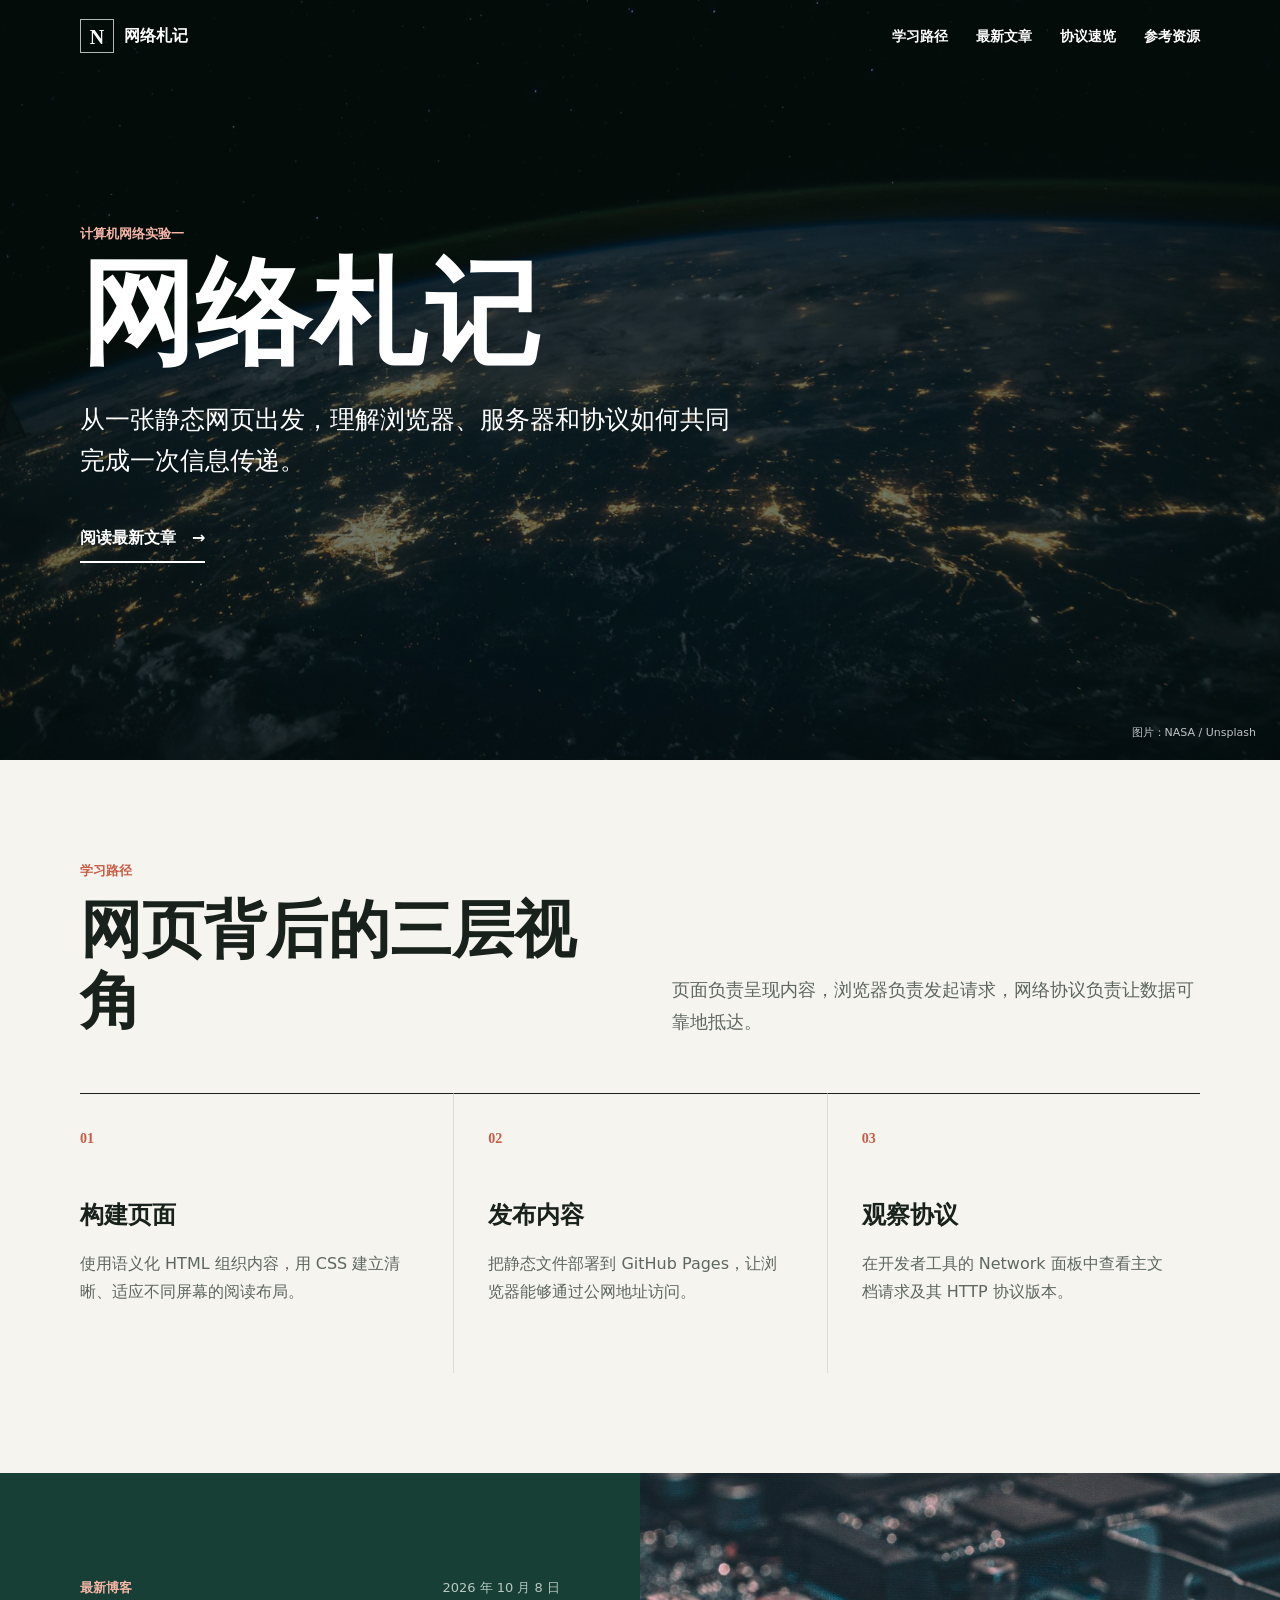
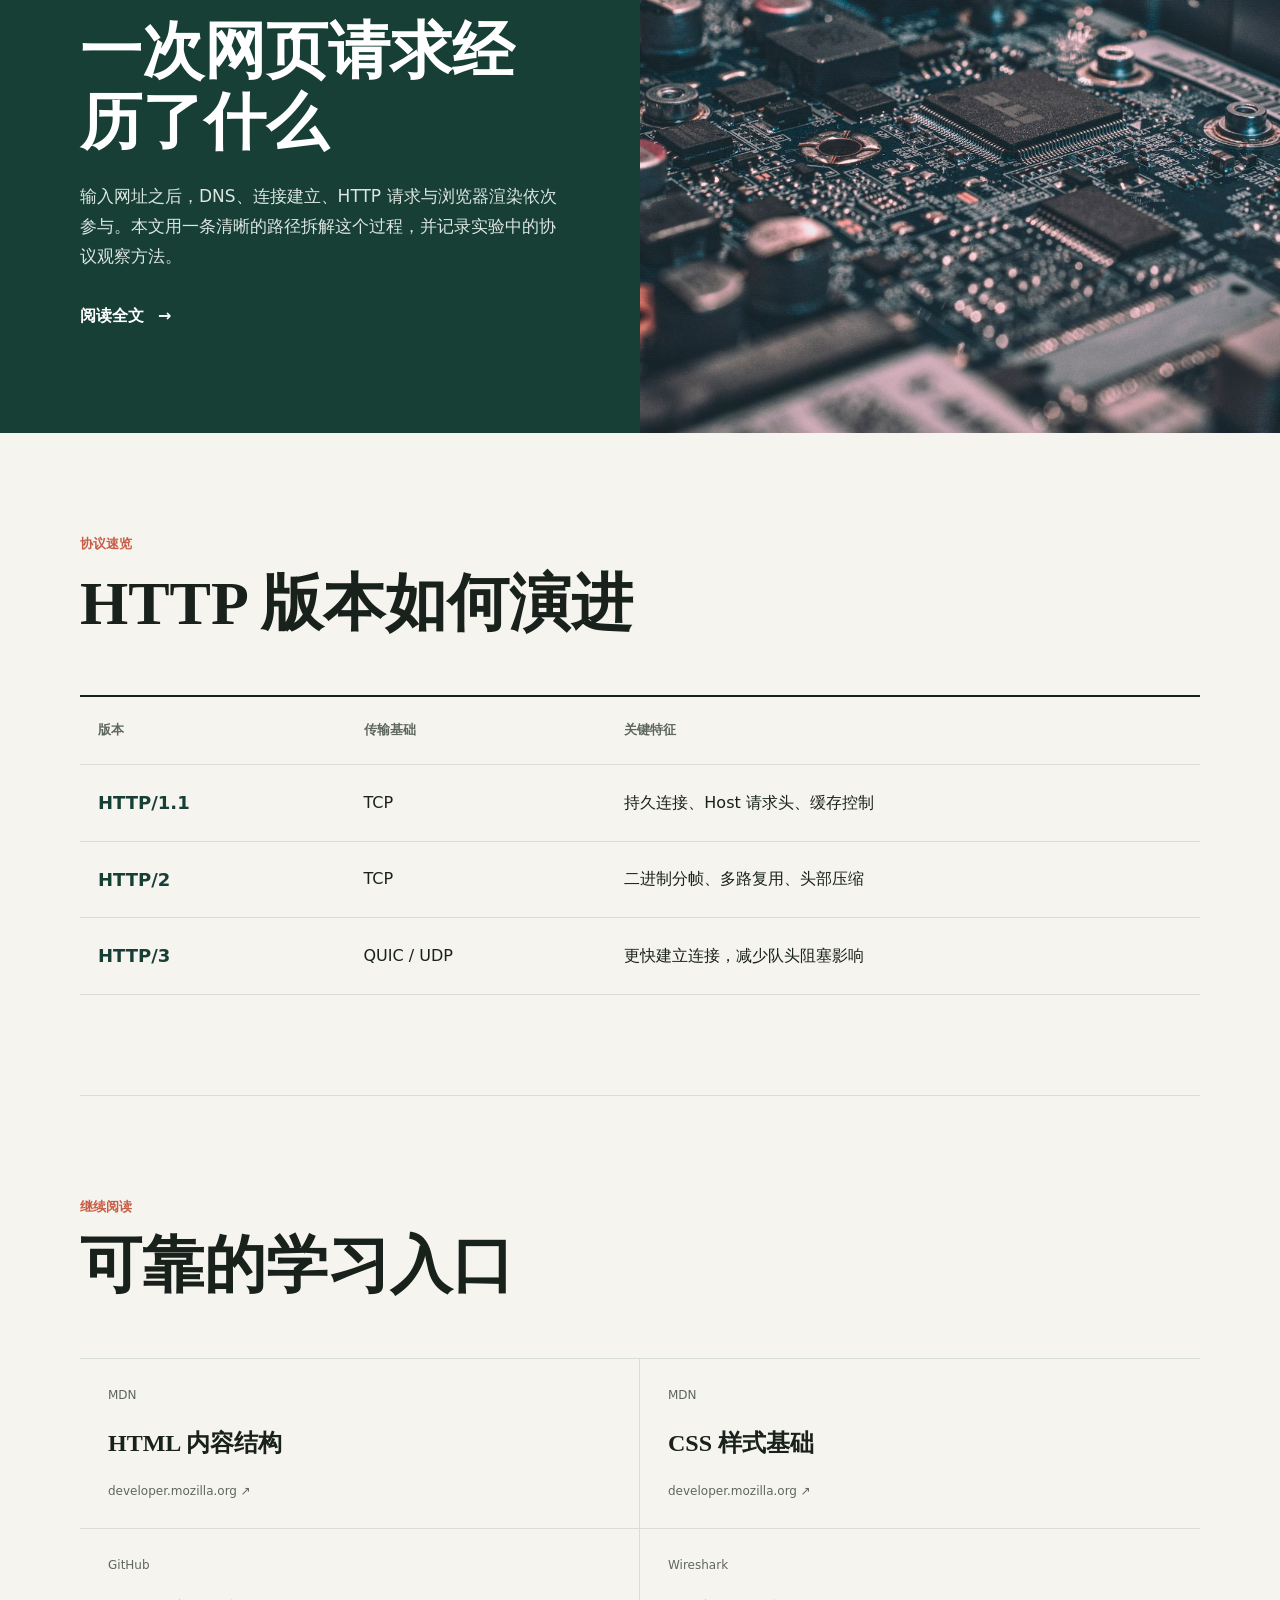
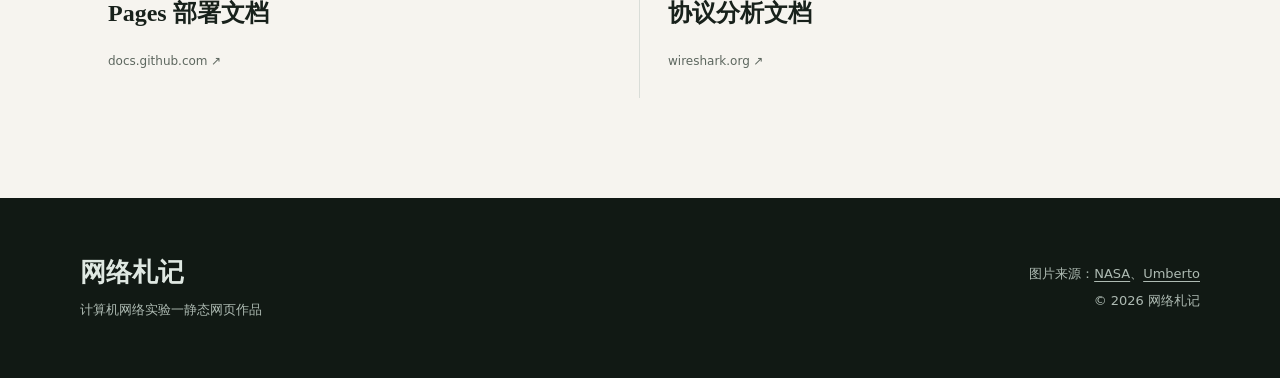
<file: index.html>
<!doctype html>
<html lang="zh-CN">
  <head>
    <meta charset="utf-8">
    <meta name="viewport" content="width=device-width, initial-scale=1">
    <meta name="description" content="网络札记：记录静态网页制作、HTTP 协议与计算机网络学习过程。">
    <title>网络札记｜我的计算机网络学习空间</title>
    <link rel="icon" href="assets/favicon.svg" type="image/svg+xml">
    <link rel="stylesheet" href="css/style.css">
    <script src="js/main.js" defer></script>
  </head>
  <body>
    <a class="skip-link" href="#main-content">跳到正文</a>
    <header class="site-header" data-header>
      <a class="brand" href="index.html" aria-label="网络札记首页">
        <span class="brand-mark" aria-hidden="true">N</span>
        <span>网络札记</span>
      </a>
      <button class="menu-button" type="button" aria-label="打开导航" aria-expanded="false" aria-controls="site-nav" data-menu-button>☰</button>
      <nav class="site-nav" id="site-nav" aria-label="主导航" data-nav>
        <a href="#journey">学习路径</a>
        <a href="#article">最新文章</a>
        <a href="#protocols">协议速览</a>
        <a href="#resources">参考资源</a>
      </nav>
    </header>

    <main id="main-content">
      <section class="hero" aria-labelledby="hero-title">
        <img class="hero-image" src="assets/network-hero.jpg" alt="从太空俯瞰夜晚地球与城市灯光">
        <div class="hero-shade" aria-hidden="true"></div>
        <div class="hero-content">
          <p class="eyebrow">计算机网络实验一</p>
          <h1 id="hero-title">网络札记</h1>
          <p class="hero-copy">从一张静态网页出发，理解浏览器、服务器和协议如何共同完成一次信息传递。</p>
          <a class="primary-link" href="posts/a-web-request.html">阅读最新文章 <span aria-hidden="true">→</span></a>
        </div>
        <p class="hero-caption">图片：NASA / Unsplash</p>
      </section>

      <section class="section intro" id="journey" aria-labelledby="journey-title">
        <div class="section-heading">
          <p class="eyebrow">学习路径</p>
          <h2 id="journey-title">网页背后的三层视角</h2>
          <p>页面负责呈现内容，浏览器负责发起请求，网络协议负责让数据可靠地抵达。</p>
        </div>
        <ol class="journey-list">
          <li>
            <span class="step-number">01</span>
            <h3>构建页面</h3>
            <p>使用语义化 HTML 组织内容，用 CSS 建立清晰、适应不同屏幕的阅读布局。</p>
          </li>
          <li>
            <span class="step-number">02</span>
            <h3>发布内容</h3>
            <p>把静态文件部署到 GitHub Pages，让浏览器能够通过公网地址访问。</p>
          </li>
          <li>
            <span class="step-number">03</span>
            <h3>观察协议</h3>
            <p>在开发者工具的 Network 面板中查看主文档请求及其 HTTP 协议版本。</p>
          </li>
        </ol>
      </section>

      <section class="section feature-band" id="article" aria-labelledby="article-title">
        <div class="article-preview">
          <div class="article-meta">
            <p class="eyebrow">最新博客</p>
            <time datetime="2026-10-08">2026 年 10 月 8 日</time>
          </div>
          <h2 id="article-title">一次网页请求经历了什么</h2>
          <p>输入网址之后，DNS、连接建立、HTTP 请求与浏览器渲染依次参与。本文用一条清晰的路径拆解这个过程，并记录实验中的协议观察方法。</p>
          <a class="text-link" href="posts/a-web-request.html">阅读全文 <span aria-hidden="true">→</span></a>
        </div>
        <img src="assets/circuit-board.jpg" alt="计算机电路板上的芯片与线路">
      </section>

      <section class="section" id="protocols" aria-labelledby="protocols-title">
        <div class="section-heading compact">
          <p class="eyebrow">协议速览</p>
          <h2 id="protocols-title">HTTP 版本如何演进</h2>
        </div>
        <div class="table-wrap" tabindex="0" aria-label="HTTP 版本对比表，可横向滚动">
          <table>
            <thead>
              <tr>
                <th scope="col">版本</th>
                <th scope="col">传输基础</th>
                <th scope="col">关键特征</th>
              </tr>
            </thead>
            <tbody>
              <tr>
                <th scope="row">HTTP/1.1</th>
                <td>TCP</td>
                <td>持久连接、Host 请求头、缓存控制</td>
              </tr>
              <tr>
                <th scope="row">HTTP/2</th>
                <td>TCP</td>
                <td>二进制分帧、多路复用、头部压缩</td>
              </tr>
              <tr>
                <th scope="row">HTTP/3</th>
                <td>QUIC / UDP</td>
                <td>更快建立连接，减少队头阻塞影响</td>
              </tr>
            </tbody>
          </table>
        </div>
      </section>

      <section class="section resources" id="resources" aria-labelledby="resources-title">
        <div class="section-heading compact">
          <p class="eyebrow">继续阅读</p>
          <h2 id="resources-title">可靠的学习入口</h2>
        </div>
        <div class="resource-links">
          <a href="https://developer.mozilla.org/zh-CN/docs/Learn_web_development/Core/Structuring_content" target="_blank" rel="noopener">
            <span>MDN</span>
            <strong>HTML 内容结构</strong>
            <small>developer.mozilla.org ↗</small>
          </a>
          <a href="https://developer.mozilla.org/zh-CN/docs/Learn_web_development/Core/Styling_basics" target="_blank" rel="noopener">
            <span>MDN</span>
            <strong>CSS 样式基础</strong>
            <small>developer.mozilla.org ↗</small>
          </a>
          <a href="https://docs.github.com/zh/pages" target="_blank" rel="noopener">
            <span>GitHub</span>
            <strong>Pages 部署文档</strong>
            <small>docs.github.com ↗</small>
          </a>
          <a href="https://www.wireshark.org/docs/" target="_blank" rel="noopener">
            <span>Wireshark</span>
            <strong>协议分析文档</strong>
            <small>wireshark.org ↗</small>
          </a>
        </div>
      </section>
    </main>

    <footer class="site-footer">
      <div>
        <strong>网络札记</strong>
        <p>计算机网络实验一静态网页作品</p>
      </div>
      <div class="footer-meta">
        <p>图片来源：<a href="https://unsplash.com/photos/Q1p7bh3SHj8" target="_blank" rel="noopener">NASA</a>、<a href="https://unsplash.com/photos/m_HRfLhgABo" target="_blank" rel="noopener">Umberto</a></p>
        <p>© <span data-year>2026</span> 网络札记</p>
      </div>
    </footer>
  </body>
</html>
</file>
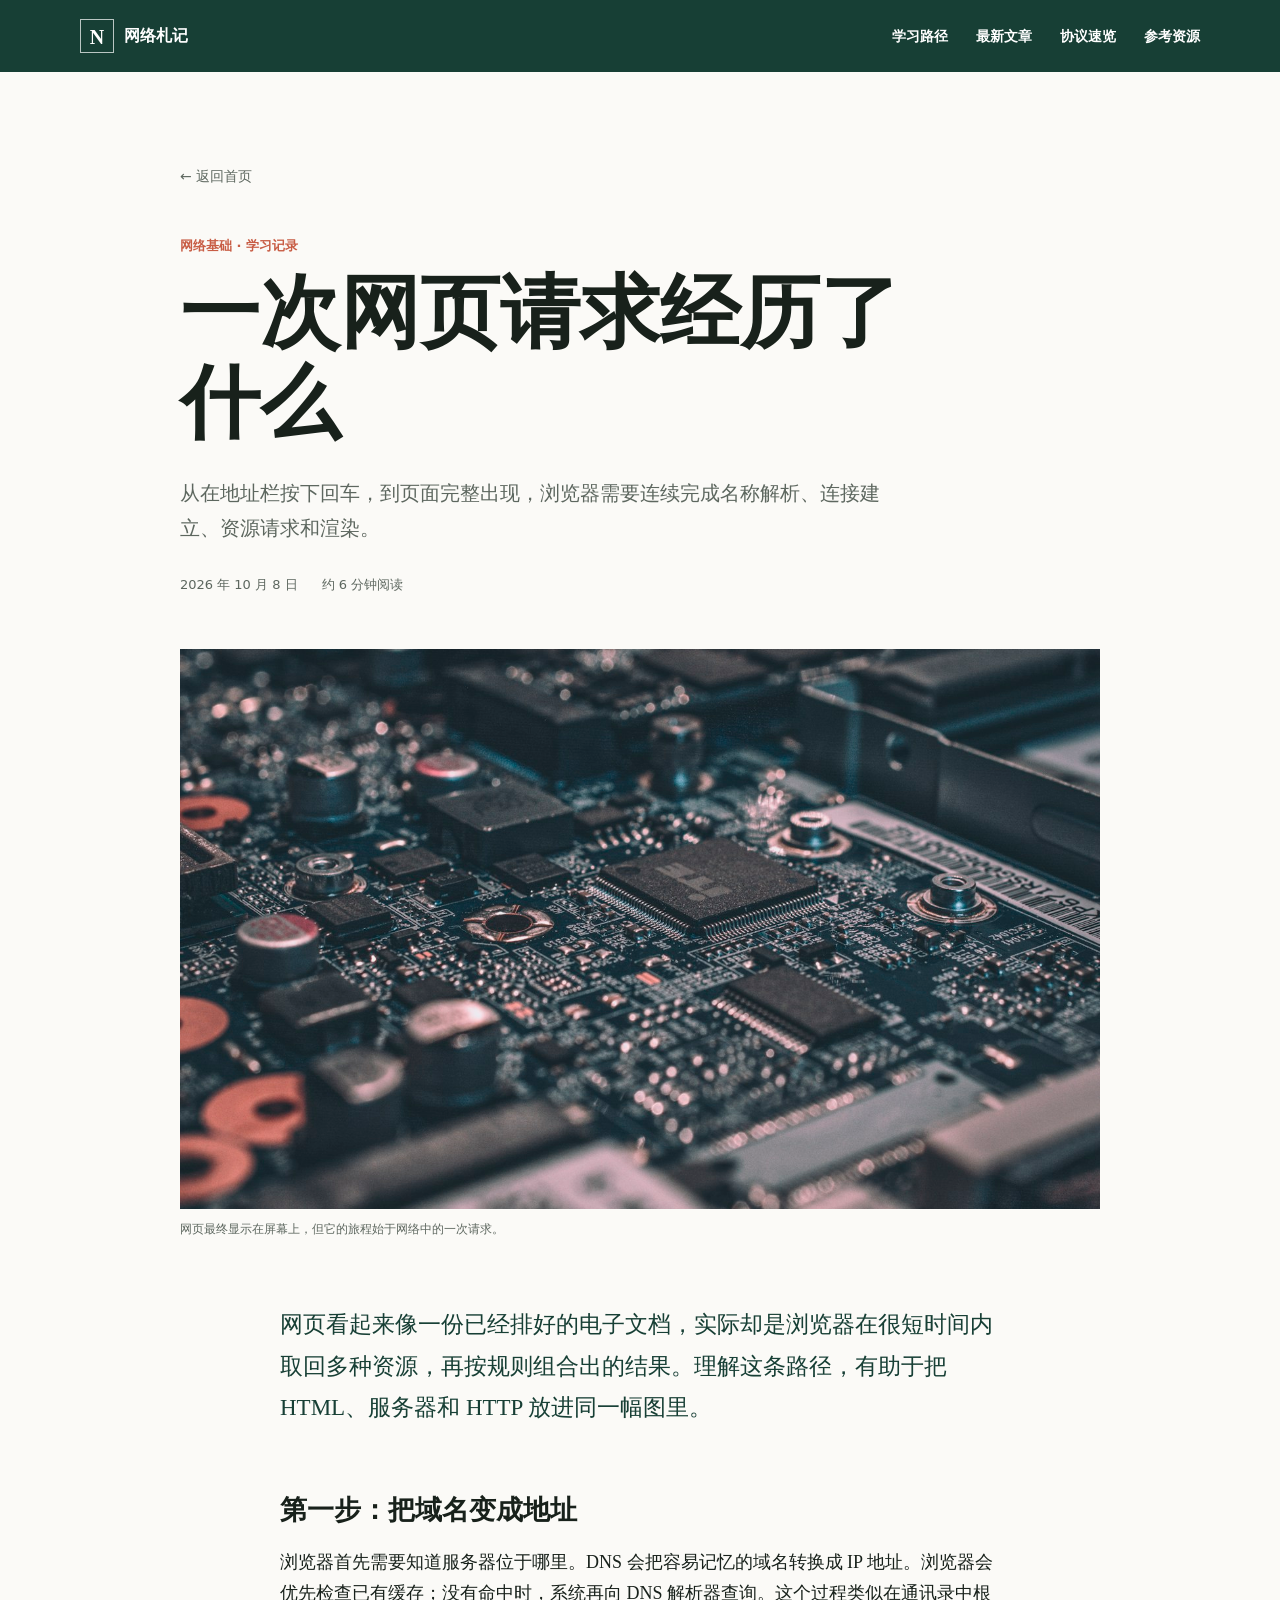
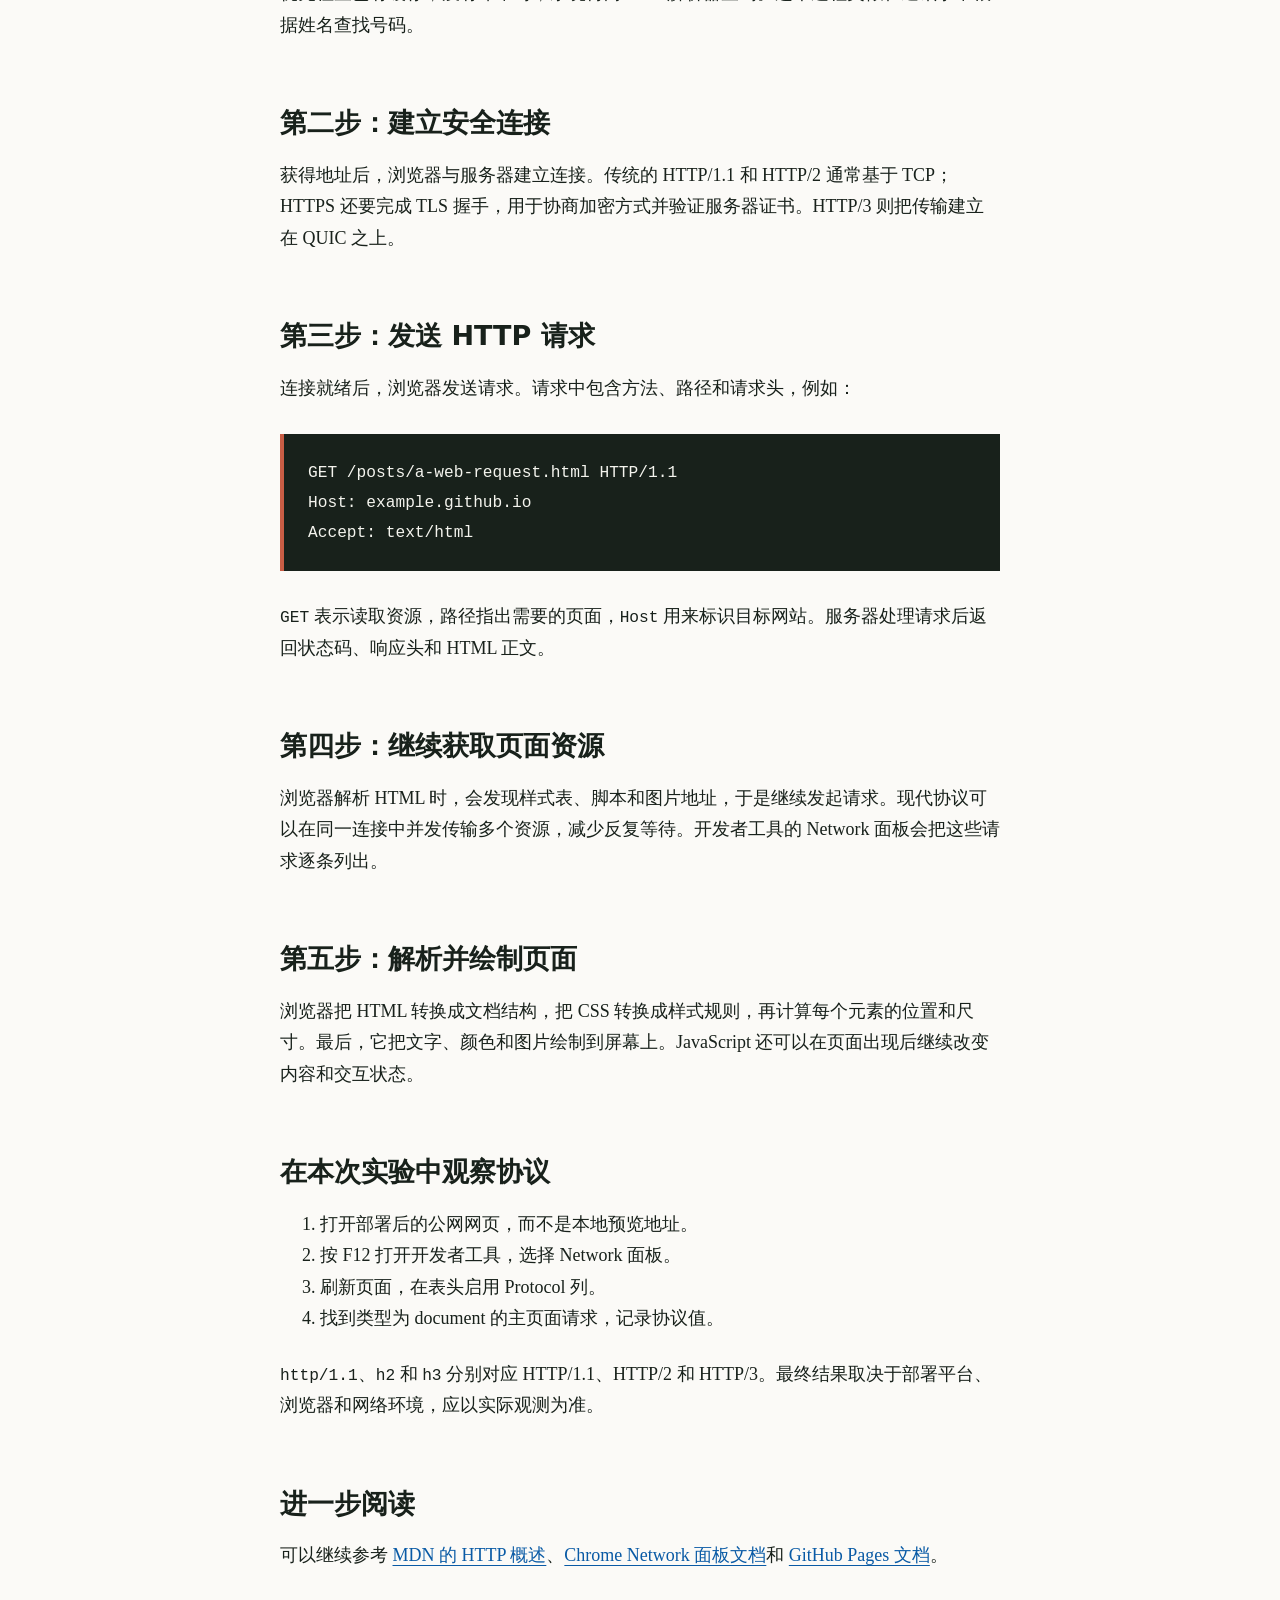
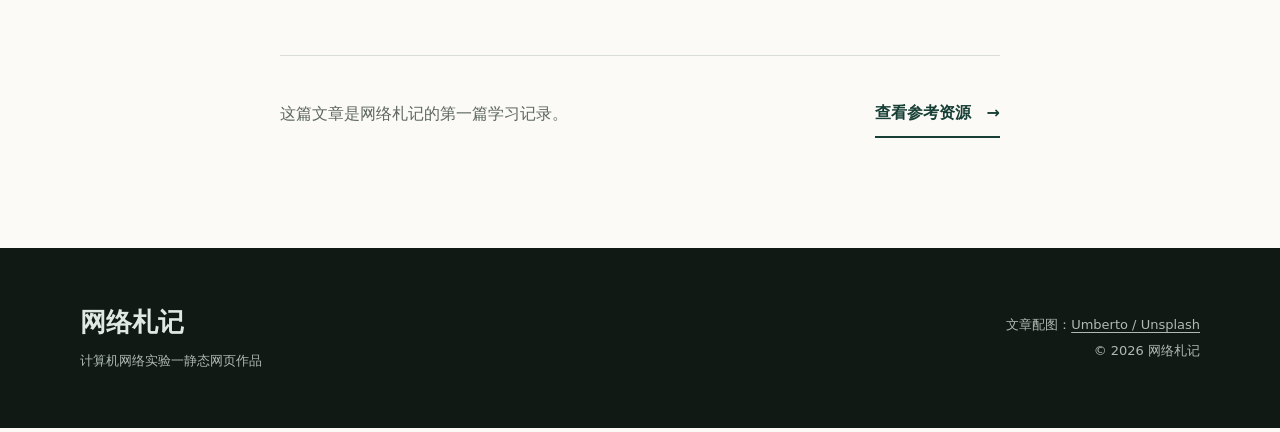
<file: posts/a-web-request.html>
<!doctype html>
<html lang="zh-CN">
  <head>
    <meta charset="utf-8">
    <meta name="viewport" content="width=device-width, initial-scale=1">
    <meta name="description" content="用通俗步骤解释从输入网址到页面出现时发生的网络请求过程。">
    <title>一次网页请求经历了什么｜网络札记</title>
    <link rel="icon" href="../assets/favicon.svg" type="image/svg+xml">
    <link rel="stylesheet" href="../css/style.css">
    <script src="../js/main.js" defer></script>
  </head>
  <body class="article-page">
    <a class="skip-link" href="#main-content">跳到正文</a>
    <header class="site-header solid" data-header>
      <a class="brand" href="../index.html" aria-label="返回网络札记首页">
        <span class="brand-mark" aria-hidden="true">N</span>
        <span>网络札记</span>
      </a>
      <button class="menu-button" type="button" aria-label="打开导航" aria-expanded="false" aria-controls="site-nav" data-menu-button>☰</button>
      <nav class="site-nav" id="site-nav" aria-label="主导航" data-nav>
        <a href="../index.html#journey">学习路径</a>
        <a href="../index.html#article">最新文章</a>
        <a href="../index.html#protocols">协议速览</a>
        <a href="../index.html#resources">参考资源</a>
      </nav>
    </header>

    <main id="main-content">
      <article class="article-shell">
        <header class="article-header">
          <a class="back-link" href="../index.html">← 返回首页</a>
          <p class="eyebrow">网络基础 · 学习记录</p>
          <h1>一次网页请求经历了什么</h1>
          <p class="article-deck">从在地址栏按下回车，到页面完整出现，浏览器需要连续完成名称解析、连接建立、资源请求和渲染。</p>
          <div class="byline">
            <time datetime="2026-10-08">2026 年 10 月 8 日</time>
            <span>约 6 分钟阅读</span>
          </div>
        </header>

        <figure class="article-figure">
          <img src="../assets/circuit-board.jpg" alt="近距离拍摄的计算机电路板与电子元件">
          <figcaption>网页最终显示在屏幕上，但它的旅程始于网络中的一次请求。</figcaption>
        </figure>

        <div class="article-body">
          <p class="lead">网页看起来像一份已经排好的电子文档，实际却是浏览器在很短时间内取回多种资源，再按规则组合出的结果。理解这条路径，有助于把 HTML、服务器和 HTTP 放进同一幅图里。</p>

          <h2>第一步：把域名变成地址</h2>
          <p>浏览器首先需要知道服务器位于哪里。DNS 会把容易记忆的域名转换成 IP 地址。浏览器会优先检查已有缓存；没有命中时，系统再向 DNS 解析器查询。这个过程类似在通讯录中根据姓名查找号码。</p>

          <h2>第二步：建立安全连接</h2>
          <p>获得地址后，浏览器与服务器建立连接。传统的 HTTP/1.1 和 HTTP/2 通常基于 TCP；HTTPS 还要完成 TLS 握手，用于协商加密方式并验证服务器证书。HTTP/3 则把传输建立在 QUIC 之上。</p>

          <h2>第三步：发送 HTTP 请求</h2>
          <p>连接就绪后，浏览器发送请求。请求中包含方法、路径和请求头，例如：</p>
          <pre><code>GET /posts/a-web-request.html HTTP/1.1
Host: example.github.io
Accept: text/html</code></pre>
          <p><code>GET</code> 表示读取资源，路径指出需要的页面，<code>Host</code> 用来标识目标网站。服务器处理请求后返回状态码、响应头和 HTML 正文。</p>

          <h2>第四步：继续获取页面资源</h2>
          <p>浏览器解析 HTML 时，会发现样式表、脚本和图片地址，于是继续发起请求。现代协议可以在同一连接中并发传输多个资源，减少反复等待。开发者工具的 Network 面板会把这些请求逐条列出。</p>

          <h2>第五步：解析并绘制页面</h2>
          <p>浏览器把 HTML 转换成文档结构，把 CSS 转换成样式规则，再计算每个元素的位置和尺寸。最后，它把文字、颜色和图片绘制到屏幕上。JavaScript 还可以在页面出现后继续改变内容和交互状态。</p>

          <h2>在本次实验中观察协议</h2>
          <ol>
            <li>打开部署后的公网网页，而不是本地预览地址。</li>
            <li>按 F12 打开开发者工具，选择 Network 面板。</li>
            <li>刷新页面，在表头启用 Protocol 列。</li>
            <li>找到类型为 document 的主页面请求，记录协议值。</li>
          </ol>
          <p><code>http/1.1</code>、<code>h2</code> 和 <code>h3</code> 分别对应 HTTP/1.1、HTTP/2 和 HTTP/3。最终结果取决于部署平台、浏览器和网络环境，应以实际观测为准。</p>

          <h2>进一步阅读</h2>
          <p>可以继续参考 <a href="https://developer.mozilla.org/zh-CN/docs/Web/HTTP/Overview" target="_blank" rel="noopener">MDN 的 HTTP 概述</a>、<a href="https://developer.chrome.com/docs/devtools/network/" target="_blank" rel="noopener">Chrome Network 面板文档</a>和 <a href="https://docs.github.com/zh/pages" target="_blank" rel="noopener">GitHub Pages 文档</a>。</p>
        </div>

        <footer class="article-footer">
          <p>这篇文章是网络札记的第一篇学习记录。</p>
          <a class="primary-link dark" href="../index.html#resources">查看参考资源 <span aria-hidden="true">→</span></a>
        </footer>
      </article>
    </main>

    <footer class="site-footer">
      <div>
        <strong>网络札记</strong>
        <p>计算机网络实验一静态网页作品</p>
      </div>
      <div class="footer-meta">
        <p>文章配图：<a href="https://unsplash.com/photos/m_HRfLhgABo" target="_blank" rel="noopener">Umberto / Unsplash</a></p>
        <p>© <span data-year>2026</span> 网络札记</p>
      </div>
    </footer>
  </body>
</html>
</file>
<file: css/style.css>
:root {
  color-scheme: light;
  --ink: #18211b;
  --muted: #5d675f;
  --paper: #f6f4ef;
  --white: #ffffff;
  --forest: #173f35;
  --moss: #6c7d45;
  --coral: #c85d45;
  --line: #d9ddd8;
  --focus: #0b6fe8;
  --max-width: 1120px;
}

* {
  box-sizing: border-box;
}

html {
  scroll-behavior: smooth;
}

body {
  margin: 0;
  background: var(--paper);
  color: var(--ink);
  font-family: "Noto Sans SC", "Microsoft YaHei", system-ui, sans-serif;
  line-height: 1.75;
}

img {
  display: block;
  max-width: 100%;
}

a {
  color: inherit;
}

a:focus-visible,
button:focus-visible,
[tabindex]:focus-visible {
  outline: 3px solid var(--focus);
  outline-offset: 4px;
}

.skip-link {
  position: fixed;
  z-index: 100;
  top: 10px;
  left: 10px;
  padding: 8px 12px;
  background: var(--white);
  color: var(--ink);
  transform: translateY(-150%);
}

.skip-link:focus {
  transform: translateY(0);
}

.site-header {
  position: absolute;
  z-index: 20;
  top: 0;
  left: 0;
  display: flex;
  width: 100%;
  min-height: 72px;
  align-items: center;
  justify-content: space-between;
  padding: 0 max(24px, calc((100% - var(--max-width)) / 2));
  color: var(--white);
}

.site-header.solid {
  position: relative;
  background: var(--forest);
}

.brand {
  display: inline-flex;
  align-items: center;
  gap: 10px;
  font-weight: 750;
  text-decoration: none;
}

.brand-mark {
  display: grid;
  width: 34px;
  height: 34px;
  place-items: center;
  border: 1px solid rgba(255, 255, 255, 0.7);
  font-family: Georgia, serif;
  font-size: 20px;
}

.site-nav {
  display: flex;
  align-items: center;
  gap: 28px;
}

.site-nav a {
  font-size: 14px;
  font-weight: 650;
  text-decoration: none;
}

.site-nav a:hover {
  text-decoration: underline;
  text-underline-offset: 5px;
}

.menu-button {
  display: none;
  width: 42px;
  height: 42px;
  border: 1px solid rgba(255, 255, 255, 0.65);
  background: transparent;
  color: var(--white);
  font-size: 22px;
  cursor: pointer;
}

.hero {
  position: relative;
  min-height: min(760px, 88svh);
  overflow: hidden;
  color: var(--white);
}

.hero-image,
.hero-shade {
  position: absolute;
  inset: 0;
  width: 100%;
  height: 100%;
}

.hero-image {
  object-fit: cover;
  object-position: center;
}

.hero-shade {
  background: rgba(7, 22, 18, 0.58);
}

.hero-content {
  position: relative;
  z-index: 2;
  display: flex;
  width: min(var(--max-width), calc(100% - 48px));
  min-height: min(760px, 88svh);
  margin: 0 auto;
  flex-direction: column;
  align-items: flex-start;
  justify-content: center;
  padding: 96px 0 70px;
}

.eyebrow {
  margin: 0 0 12px;
  color: var(--coral);
  font-size: 13px;
  font-weight: 800;
  letter-spacing: 0;
  text-transform: uppercase;
}

.hero .eyebrow {
  color: #f6b6a7;
}

.hero h1 {
  max-width: 800px;
  margin: 0;
  font-family: "Songti SC", SimSun, Georgia, serif;
  font-size: clamp(64px, 9vw, 124px);
  font-weight: 700;
  line-height: 0.98;
  letter-spacing: 0;
}

.hero-copy {
  max-width: 650px;
  margin: 28px 0 34px;
  font-size: clamp(18px, 2.4vw, 25px);
  line-height: 1.65;
}

.primary-link {
  display: inline-flex;
  min-height: 48px;
  align-items: center;
  gap: 16px;
  border-bottom: 2px solid currentColor;
  font-weight: 750;
  text-decoration: none;
}

.primary-link:hover span,
.text-link:hover span {
  transform: translateX(5px);
}

.primary-link span,
.text-link span {
  transition: transform 160ms ease;
}

.hero-caption {
  position: absolute;
  z-index: 2;
  right: 24px;
  bottom: 18px;
  margin: 0;
  font-size: 11px;
  opacity: 0.75;
}

.section {
  width: min(var(--max-width), calc(100% - 48px));
  margin: 0 auto;
  padding: 100px 0;
}

.section-heading {
  display: grid;
  grid-template-columns: 1fr 1fr;
  column-gap: 64px;
  align-items: end;
  margin-bottom: 56px;
}

.section-heading .eyebrow {
  grid-column: 1 / -1;
}

.section-heading h2,
.article-preview h2 {
  margin: 0;
  font-family: "Songti SC", SimSun, Georgia, serif;
  font-size: clamp(36px, 5vw, 62px);
  line-height: 1.15;
  letter-spacing: 0;
}

.section-heading > p:last-child {
  margin: 0;
  color: var(--muted);
  font-size: 18px;
}

.section-heading.compact {
  display: block;
}

.journey-list {
  display: grid;
  margin: 0;
  padding: 0;
  grid-template-columns: repeat(3, 1fr);
  list-style: none;
}

.journey-list li {
  min-height: 280px;
  padding: 30px 34px 20px 0;
  border-top: 1px solid var(--ink);
}

.journey-list li + li {
  padding-left: 34px;
  border-left: 1px solid var(--line);
}

.step-number {
  color: var(--coral);
  font: 700 14px/1 Georgia, serif;
}

.journey-list h3 {
  margin: 42px 0 14px;
  font-size: 24px;
}

.journey-list p {
  margin: 0;
  color: var(--muted);
}

.feature-band {
  display: grid;
  width: 100%;
  max-width: none;
  padding: 0;
  grid-template-columns: 1fr 1fr;
  background: var(--forest);
  color: var(--white);
}

.article-preview {
  align-self: center;
  padding: 80px max(40px, calc((100vw - var(--max-width)) / 2));
}

.article-preview h2 {
  margin: 16px 0 24px;
}

.article-preview > p {
  max-width: 560px;
  margin: 0 0 30px;
  color: #dce6e1;
  font-size: 17px;
}

.article-meta {
  display: flex;
  align-items: center;
  justify-content: space-between;
  gap: 16px;
}

.article-meta .eyebrow {
  margin: 0;
  color: #f6b6a7;
}

.article-meta time {
  color: #b7c8c0;
  font-size: 13px;
}

.text-link {
  display: inline-flex;
  align-items: center;
  gap: 14px;
  font-weight: 750;
  text-decoration: none;
}

.feature-band > img {
  width: 100%;
  height: 100%;
  min-height: 560px;
  object-fit: cover;
}

.table-wrap {
  overflow-x: auto;
}

table {
  width: 100%;
  border-collapse: collapse;
  font-size: 16px;
}

th,
td {
  padding: 22px 18px;
  border-bottom: 1px solid var(--line);
  text-align: left;
}

thead th {
  border-top: 2px solid var(--ink);
  color: var(--muted);
  font-size: 13px;
}

tbody th {
  color: var(--forest);
  font-size: 18px;
}

.resources {
  border-top: 1px solid var(--line);
}

.resource-links {
  display: grid;
  grid-template-columns: repeat(2, 1fr);
}

.resource-links a {
  display: grid;
  min-height: 170px;
  padding: 26px 28px;
  border-top: 1px solid var(--line);
  text-decoration: none;
}

.resource-links a:nth-child(odd) {
  border-right: 1px solid var(--line);
}

.resource-links a:hover {
  background: var(--white);
}

.resource-links span,
.resource-links small {
  color: var(--muted);
  font-size: 12px;
}

.resource-links strong {
  align-self: center;
  font-family: "Songti SC", SimSun, Georgia, serif;
  font-size: 24px;
}

.resource-links small {
  align-self: end;
}

.site-footer {
  display: flex;
  min-height: 180px;
  align-items: center;
  justify-content: space-between;
  gap: 36px;
  padding: 40px max(24px, calc((100% - var(--max-width)) / 2));
  background: #111914;
  color: #dfe8e2;
}

.site-footer strong {
  font-family: "Songti SC", SimSun, Georgia, serif;
  font-size: 26px;
}

.site-footer p {
  margin: 4px 0;
  color: #aebbb3;
  font-size: 13px;
}

.site-footer a {
  text-underline-offset: 3px;
}

.footer-meta {
  text-align: right;
}

.article-page {
  background: #fbfaf7;
}

.article-shell {
  width: min(920px, calc(100% - 48px));
  margin: 0 auto;
}

.article-header {
  max-width: 780px;
  padding: 90px 0 52px;
}

.back-link {
  display: inline-block;
  margin-bottom: 46px;
  color: var(--muted);
  font-size: 14px;
  text-decoration: none;
}

.back-link:hover {
  text-decoration: underline;
}

.article-header h1 {
  margin: 0;
  font-family: "Songti SC", SimSun, Georgia, serif;
  font-size: clamp(48px, 8vw, 80px);
  line-height: 1.12;
  letter-spacing: 0;
}

.article-deck {
  max-width: 720px;
  margin: 28px 0;
  color: var(--muted);
  font-size: 20px;
}

.byline {
  display: flex;
  gap: 24px;
  color: var(--muted);
  font-size: 13px;
}

.article-figure {
  margin: 0 0 64px;
}

.article-figure img {
  width: 100%;
  max-height: 560px;
  object-fit: cover;
}

.article-figure figcaption {
  margin-top: 10px;
  color: var(--muted);
  font-size: 12px;
}

.article-body {
  max-width: 720px;
  margin: 0 auto;
  font-family: "Songti SC", SimSun, Georgia, serif;
  font-size: 18px;
}

.article-body .lead {
  margin: 0 0 54px;
  color: var(--forest);
  font-size: 23px;
  line-height: 1.8;
}

.article-body h2 {
  margin: 64px 0 18px;
  font-family: "Noto Sans SC", "Microsoft YaHei", system-ui, sans-serif;
  font-size: 27px;
  line-height: 1.35;
}

.article-body p,
.article-body ol {
  margin: 0 0 24px;
}

.article-body a {
  color: #095aa5;
  text-underline-offset: 4px;
}

.article-body code {
  font-family: Consolas, "Courier New", monospace;
  font-size: 0.9em;
}

.article-body pre {
  margin: 30px 0;
  overflow-x: auto;
  padding: 24px;
  border-left: 4px solid var(--coral);
  background: #18211b;
  color: #f4f4ee;
  line-height: 1.65;
}

.article-footer {
  display: flex;
  max-width: 720px;
  margin: 84px auto 110px;
  align-items: center;
  justify-content: space-between;
  gap: 24px;
  padding-top: 34px;
  border-top: 1px solid var(--line);
}

.article-footer p {
  margin: 0;
  color: var(--muted);
}

.primary-link.dark {
  flex: 0 0 auto;
  color: var(--forest);
}

@media (max-width: 800px) {
  .site-header {
    min-height: 64px;
  }

  .menu-button {
    display: block;
  }

  .site-nav {
    position: absolute;
    top: 64px;
    right: 16px;
    display: none;
    width: min(280px, calc(100vw - 32px));
    align-items: stretch;
    padding: 10px;
    border: 1px solid rgba(255, 255, 255, 0.25);
    background: #111914;
    flex-direction: column;
    gap: 0;
  }

  .site-nav.is-open {
    display: flex;
  }

  .site-nav a {
    padding: 12px 14px;
  }

  .hero,
  .hero-content {
    min-height: 82svh;
  }

  .hero-content {
    padding-top: 88px;
  }

  .hero h1 {
    font-size: clamp(56px, 19vw, 86px);
  }

  .section {
    width: min(100% - 36px, var(--max-width));
    padding: 72px 0;
  }

  .section-heading {
    display: block;
    margin-bottom: 38px;
  }

  .section-heading h2 {
    margin-bottom: 18px;
  }

  .journey-list {
    grid-template-columns: 1fr;
  }

  .journey-list li {
    min-height: 0;
    padding: 26px 0 34px;
  }

  .journey-list li + li {
    padding-left: 0;
    border-left: 0;
  }

  .journey-list h3 {
    margin-top: 24px;
  }

  .feature-band {
    grid-template-columns: 1fr;
  }

  .article-preview {
    padding: 64px 24px;
  }

  .feature-band > img {
    min-height: 340px;
    max-height: 60svh;
  }

  .resource-links {
    grid-template-columns: 1fr;
  }

  .resource-links a:nth-child(odd) {
    border-right: 0;
  }

  .site-footer {
    align-items: flex-start;
    flex-direction: column;
  }

  .footer-meta {
    text-align: left;
  }

  .article-shell {
    width: min(100% - 36px, 920px);
  }

  .article-header {
    padding: 64px 0 42px;
  }

  .back-link {
    margin-bottom: 34px;
  }

  .article-body {
    font-size: 17px;
  }

  .article-body .lead {
    font-size: 20px;
  }

  .article-footer {
    align-items: flex-start;
    flex-direction: column;
  }
}

@media (prefers-reduced-motion: reduce) {
  html {
    scroll-behavior: auto;
  }

  *,
  *::before,
  *::after {
    transition-duration: 0.01ms !important;
  }
}
</file>
